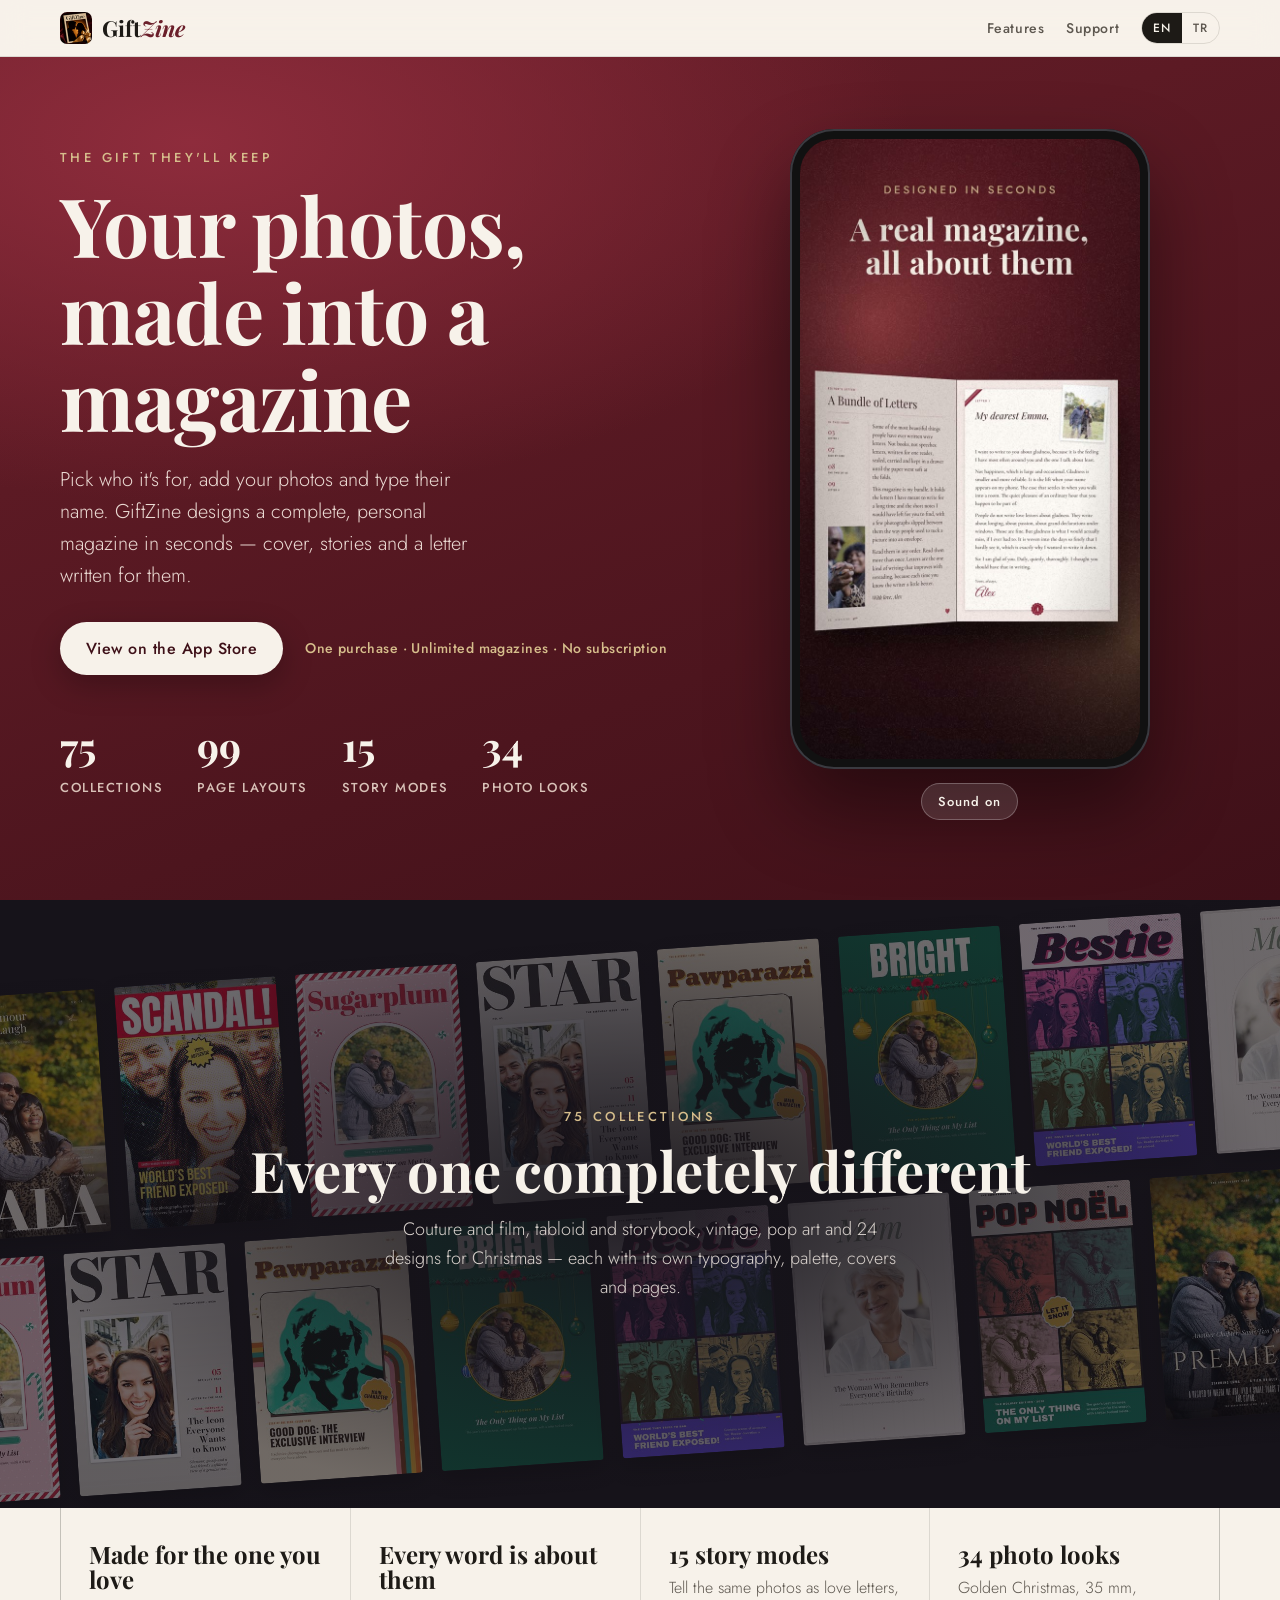
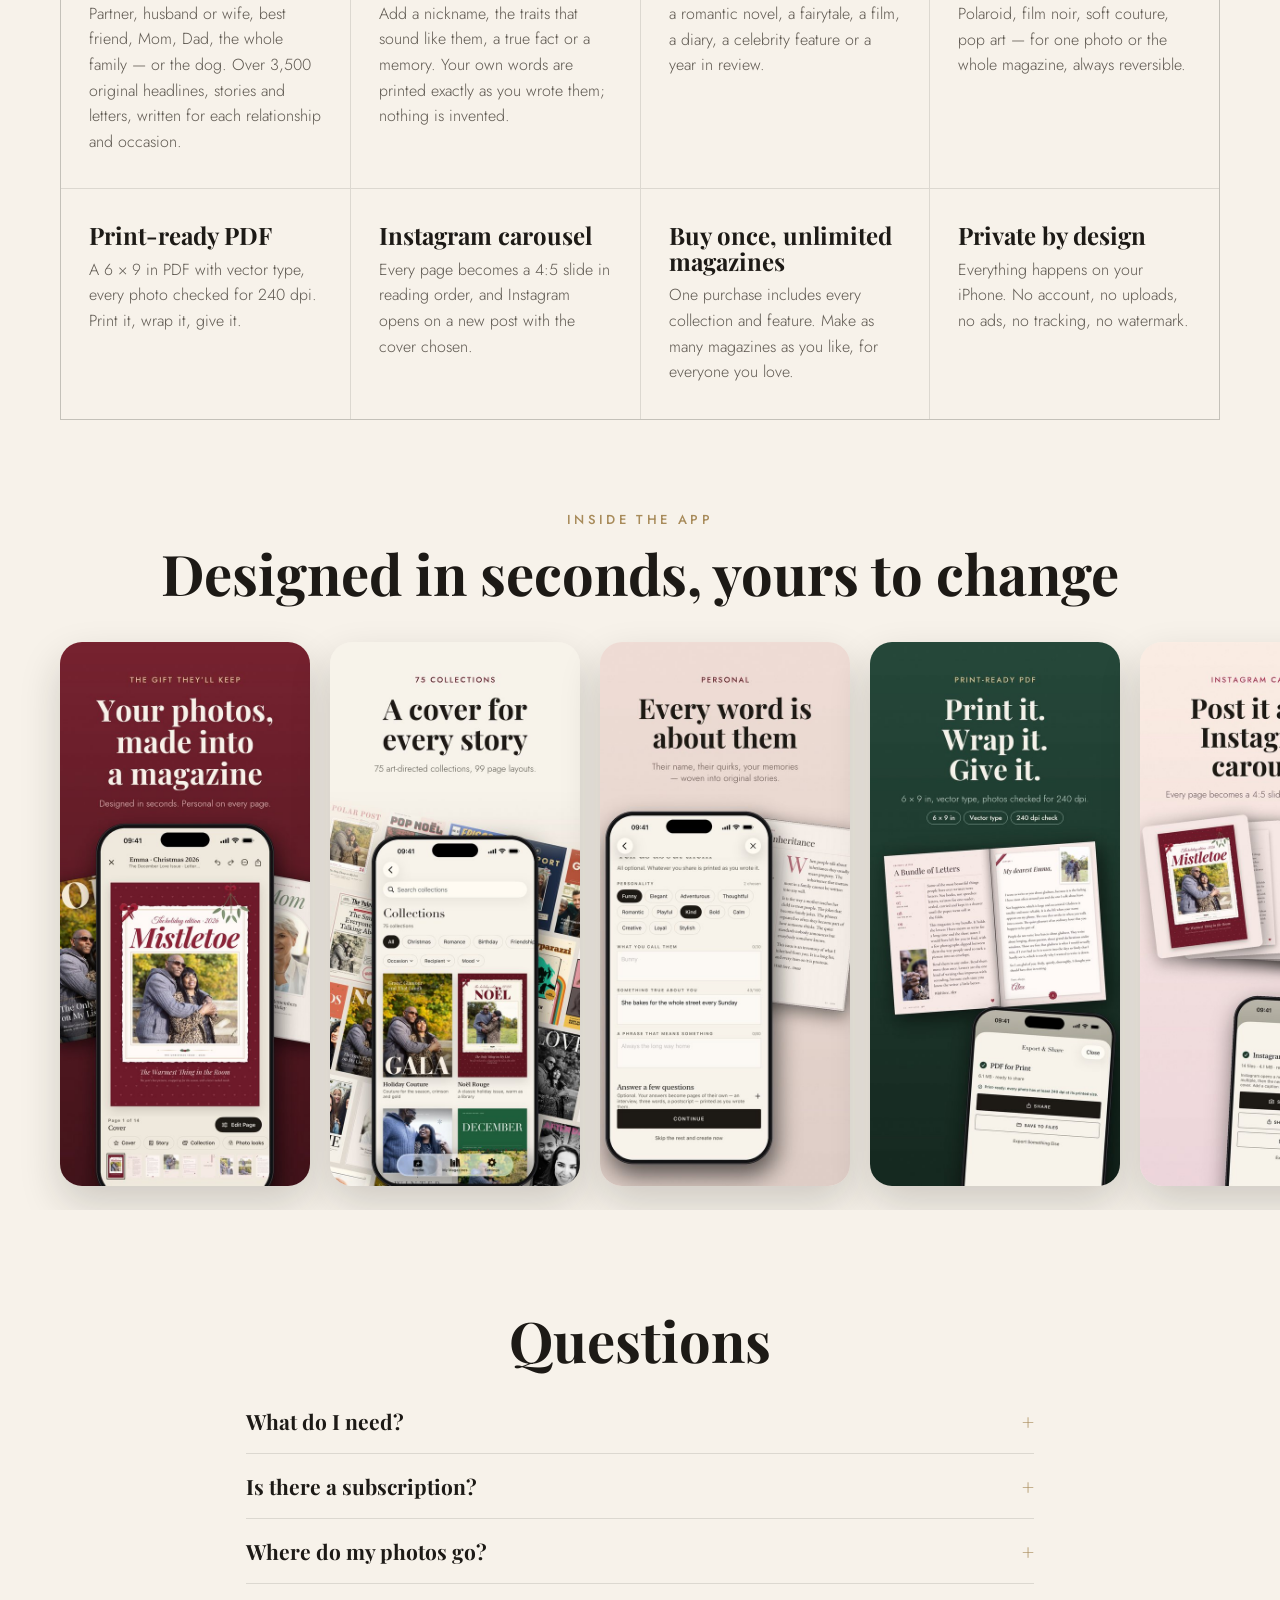
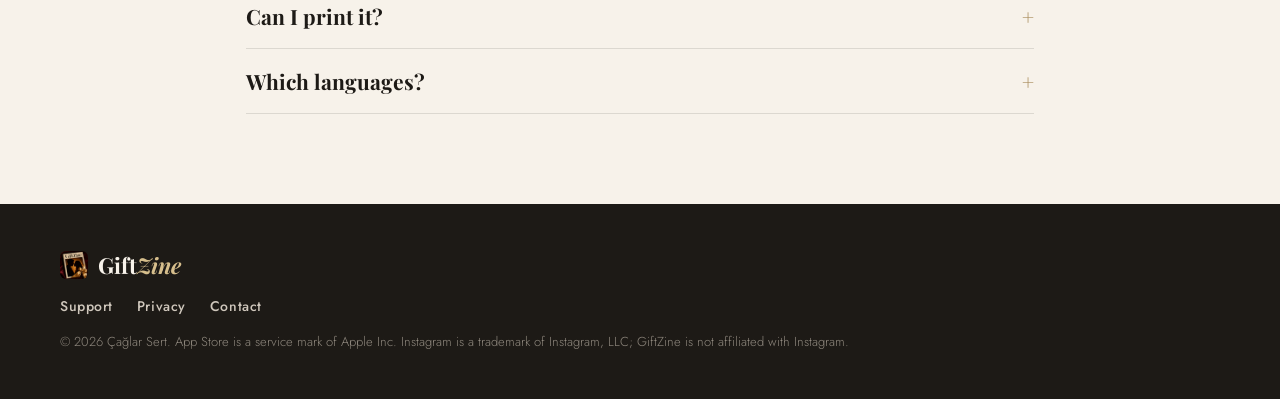
<file: index.html>
<!doctype html>
<html lang="en">
<head>
<meta charset="utf-8">
<meta name="viewport" content="width=device-width, initial-scale=1, viewport-fit=cover">
<title>GiftZine — Photo Magazine Maker for iPhone</title>
<meta name="description" content="Turn your photos into a personalized magazine — the gift they'll keep. 75 collections, 15 story modes, 34 photo looks, print-ready PDF and Instagram carousel. For iPhone.">
<meta name="theme-color" content="#6B1F2A">
<meta property="og:title" content="GiftZine — Your photos, made into a magazine">
<meta property="og:description" content="A personalized magazine from your photos, designed in seconds. The gift they'll keep.">
<meta property="og:image" content="media/poster-en.jpg">
<meta name="apple-itunes-app" content="app-id=6828014390">
<link rel="icon" href="media/icon-64.png">
<link rel="apple-touch-icon" href="media/icon-180.png">
<link rel="stylesheet" href="site.css">
</head>
<body>
<header class="bar">
  <a class="brand" href="./"><img src="media/icon-64.png" alt="" width="32" height="32"><span>Gift<i>Zine</i></span></a>
  <nav>
    <a href="#features" data-t="nav_features">Features</a>
    <a href="support.html" data-t="nav_support">Support</a>
    <div class="lang" role="group" aria-label="Language">
      <button data-lang="en">EN</button><button data-lang="tr">TR</button>
    </div>
  </nav>
</header>

<section class="hero">
  <div class="hero-copy">
    <p class="kicker" data-t="hero_kicker">The gift they'll keep</p>
    <h1 data-t="hero_title">Your photos,<br>made into a magazine</h1>
    <p class="lede" data-t="hero_lede">Pick who it's for, add your photos and type their name. GiftZine designs a complete, personal magazine in seconds — cover, stories and a letter written for them.</p>
    <div class="cta">
      <a class="btn" href="https://apps.apple.com/app/id6828014390" data-t="cta_store">View on the App Store</a>
      <span class="price" data-t="cta_price">One purchase · Unlimited magazines · No subscription</span>
    </div>
    <ul class="stats">
      <li><b>75</b><span data-t="stat_collections">collections</span></li>
      <li><b>99</b><span data-t="stat_layouts">page layouts</span></li>
      <li><b>15</b><span data-t="stat_modes">story modes</span></li>
      <li><b>34</b><span data-t="stat_looks">photo looks</span></li>
    </ul>
  </div>
  <div class="hero-film">
    <div class="phone">
      <video id="promo" autoplay muted loop playsinline preload="metadata" poster="media/poster-en.jpg">
        <source src="media/promo-en.mp4" type="video/mp4">
      </video>
    </div>
    <button class="sound" id="sound" data-t="sound_on">Sound on</button>
  </div>
</section>

<section class="wall" aria-label="Collections">
  <div class="wall-track" id="wall"></div>
  <div class="wall-caption">
    <p class="kicker" data-t="wall_kicker">75 collections</p>
    <h2 data-t="wall_title">Every one completely different</h2>
    <p data-t="wall_text">Couture and film, tabloid and storybook, vintage, pop art and 24 designs for Christmas — each with its own typography, palette, covers and pages.</p>
  </div>
</section>

<section id="features" class="features">
  <article><h3 data-t="f1_t">Made for the one you love</h3><p data-t="f1_p">Partner, husband or wife, best friend, Mom, Dad, the whole family — or the dog. Over 3,500 original headlines, stories and letters, written for each relationship and occasion.</p></article>
  <article><h3 data-t="f2_t">Every word is about them</h3><p data-t="f2_p">Add a nickname, the traits that sound like them, a true fact or a memory. Your own words are printed exactly as you wrote them; nothing is invented.</p></article>
  <article><h3 data-t="f3_t">15 story modes</h3><p data-t="f3_p">Tell the same photos as love letters, a romantic novel, a fairytale, a film, a diary, a celebrity feature or a year in review.</p></article>
  <article><h3 data-t="f4_t">34 photo looks</h3><p data-t="f4_p">Golden Christmas, 35 mm, Polaroid, film noir, soft couture, pop art — for one photo or the whole magazine, always reversible.</p></article>
  <article><h3 data-t="f5_t">Print-ready PDF</h3><p data-t="f5_p">A 6 × 9 in PDF with vector type, every photo checked for 240 dpi. Print it, wrap it, give it.</p></article>
  <article><h3 data-t="f6_t">Instagram carousel</h3><p data-t="f6_p">Every page becomes a 4:5 slide in reading order, and Instagram opens on a new post with the cover chosen.</p></article>
  <article><h3 data-t="f7_t">Buy once, unlimited magazines</h3><p data-t="f7_p">One purchase includes every collection and feature. Make as many magazines as you like, for everyone you love.</p></article>
  <article><h3 data-t="f8_t">Private by design</h3><p data-t="f8_p">Everything happens on your iPhone. No account, no uploads, no ads, no tracking, no watermark.</p></article>
</section>

<section class="shots" aria-label="Screenshots">
  <p class="kicker" data-t="shots_kicker">Inside the app</p>
  <h2 data-t="shots_title">Designed in seconds, yours to change</h2>
  <div class="shot-row" id="shots"></div>
</section>

<section class="faq">
  <h2 data-t="faq_title">Questions</h2>
  <details><summary data-t="q1">What do I need?</summary><p data-t="a1">An iPhone with iOS 17 or later and 5 to 20 photos. Magazines are 8 to 20 pages.</p></details>
  <details><summary data-t="q2">Is there a subscription?</summary><p data-t="a2">No. GiftZine is a single purchase with every collection and feature included, and you can make unlimited magazines.</p></details>
  <details><summary data-t="q3">Where do my photos go?</summary><p data-t="a3">Nowhere. Photos are analyzed and stored on your iPhone and never uploaded. Nothing leaves the device unless you export it.</p></details>
  <details><summary data-t="q4">Can I print it?</summary><p data-t="a4">Yes. Export a print-ready 6 × 9 in PDF and print it at home or with any print shop.</p></details>
  <details><summary data-t="q5">Which languages?</summary><p data-t="a5">The app and every magazine are available in English and Turkish.</p></details>
</section>

<footer class="foot">
  <div class="brand"><img src="media/icon-64.png" alt="" width="28" height="28"><span>Gift<i>Zine</i></span></div>
  <nav><a href="support.html" data-t="nav_support">Support</a><a href="privacy.html" data-t="nav_privacy">Privacy</a><a href="mailto:caglar.sert1@gmail.com" data-t="nav_contact">Contact</a></nav>
  <p class="fine">© 2026 Çağlar Sert. <span data-t="fine">App Store is a service mark of Apple Inc. Instagram is a trademark of Instagram, LLC; GiftZine is not affiliated with Instagram.</span></p>
</footer>

<script src="i18n.js"></script>
<script>
  const COVERS = ["holidayCouture","funnyTabloid","christmasCandy","coverStar","petSuperstar","merryAndBright","bestieMagazine","dearMom",
    "holidayPop","cinematicRomance","loveEdit","retroBirthday","midnightChristmas","birthdayCelebrity","popBirthday","snowGlobe",
    "gingerbreadHouse","victorianChristmas","christmasTimes","decemberLoveIssue","nordicChristmas","christmasSuperstars","heritageStories","atelierRose"];
  function render(lang) {
    const wall = document.getElementById("wall");
    const row = COVERS.concat(COVERS).map(t => `<img loading="lazy" src="media/covers-${lang}/${t}.jpg" alt="" width="150" height="225">`).join("");
    wall.innerHTML = `<div class="wall-row">${row}</div><div class="wall-row rev">${row}</div>`;
    document.getElementById("shots").innerHTML = Array.from({length: 10}, (_, i) =>
      `<img loading="lazy" src="media/shot-${lang}-${String(i + 1).padStart(2, "0")}.jpg" alt="" width="270" height="587">`).join("");
    const v = document.getElementById("promo");
    v.poster = `media/poster-${lang}.jpg`;
    v.querySelector("source").src = `media/promo-${lang}.mp4`;
    v.load(); v.play().catch(() => {});
  }
  GZ.init(render);
  document.getElementById("sound").addEventListener("click", e => {
    const v = document.getElementById("promo"); v.muted = !v.muted;
    e.target.textContent = GZ.t(v.muted ? "sound_on" : "sound_off");
    if (!v.muted) { v.currentTime = 0; v.play(); }
  });
</script>
</body>
</html>
</file>
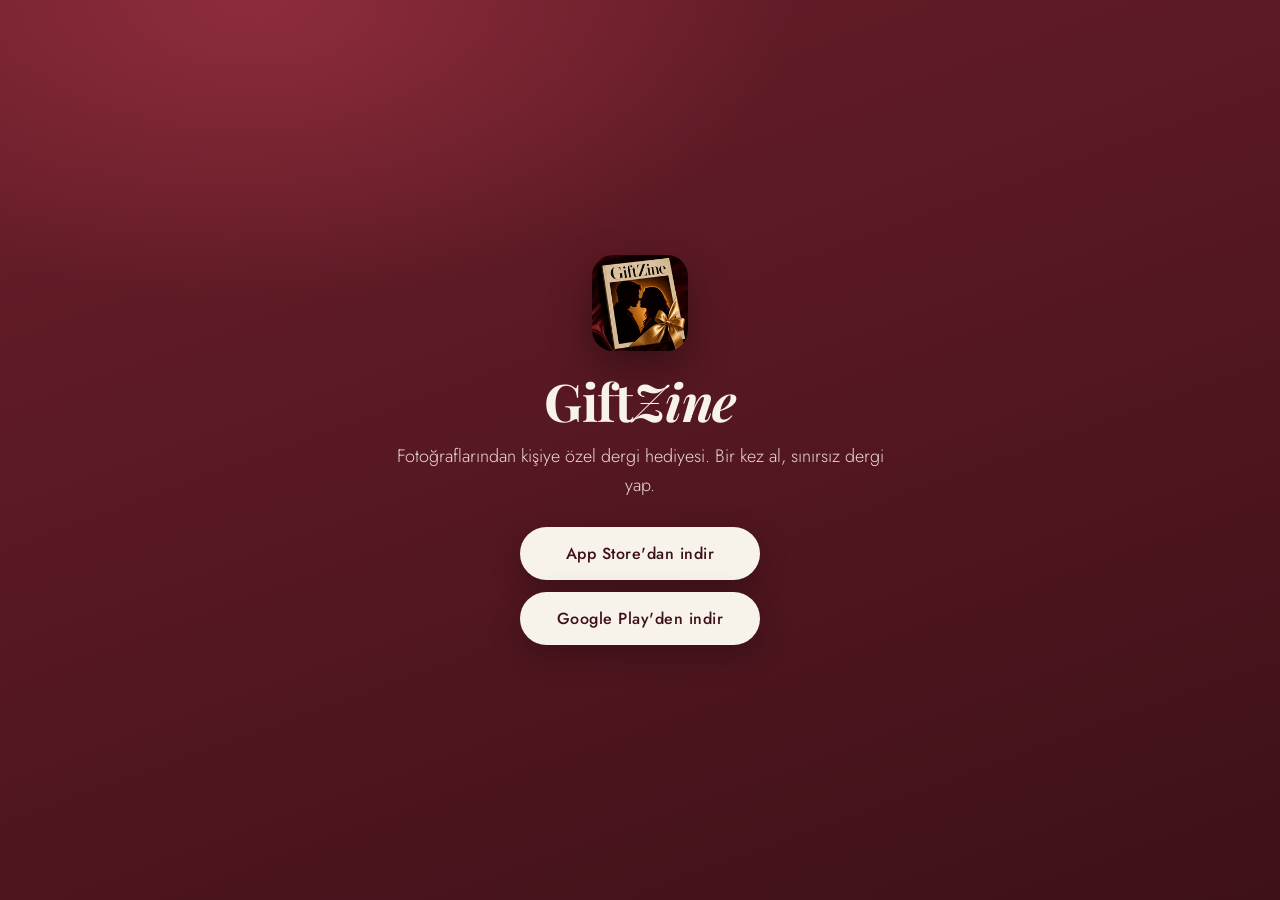
<file: indir.html>
<!doctype html>
<html lang="tr">
<head>
<meta charset="utf-8">
<meta name="viewport" content="width=device-width, initial-scale=1, viewport-fit=cover">
<title>GiftZine'i indir</title>
<meta name="description" content="GiftZine: fotoğraflarından kişiye özel dergi hediyesi. App Store ve Google Play'de.">
<meta name="theme-color" content="#6B1F2A">
<meta name="robots" content="noindex">
<meta property="og:title" content="GiftZine — fotoğraflarından kişiye özel dergi">
<meta property="og:image" content="media/poster-tr.jpg">
<link rel="icon" href="media/icon-64.png">
<link rel="stylesheet" href="site.css">
<style>
  /* One link for ads and the Instagram profile: iPhone and iPad go to the App Store, Android to Google Play,
     anything else sees both buttons. */
  body { min-height: 100vh; display: grid; place-items: center; text-align: center; color: var(--ivory);
    background: radial-gradient(900px 500px at 20% 0%, #8E2C3C 0%, transparent 60%), linear-gradient(160deg, var(--burg) 0%, var(--burg-d) 100%); }
  main { padding: 40px 16px; max-width: 520px; }
  main img { margin: 0 auto 22px; border-radius: 22%; box-shadow: 0 16px 40px rgba(0, 0, 0, .35); }
  h1 { font-size: clamp(36px, 9vw, 52px); }
  p { color: #EBDAD3; margin: 14px 0 28px; }
  .stores { display: flex; flex-direction: column; gap: 12px; align-items: center; }
  .stores .btn { min-width: 240px; }
</style>
<script>
  (function () {
    var ua = navigator.userAgent || "";
    var ios = /iPhone|iPad|iPod/.test(ua) || (/Macintosh/.test(ua) && navigator.maxTouchPoints > 1);
    var play = "https://play.google.com/store/apps/details?id=com.giftzine.app&referrer=utm_source%3Dinstagram%26utm_medium%3Dpaid%26utm_campaign%3Dreels_tr_az";
    if (ios) {
      location.replace("https://apps.apple.com/app/id6828014390");
    } else if (/Android/.test(ua)) {
      // In-app browsers (Instagram, Facebook) hand market:// links to the Play Store app; the web page is the fallback.
      location.href = "market://details?id=com.giftzine.app&referrer=utm_source%3Dinstagram%26utm_medium%3Dpaid%26utm_campaign%3Dreels_tr_az";
      setTimeout(function () { location.replace(play); }, 1500);
    }
  })();
</script>
</head>
<body>
<main>
  <img src="media/icon-180.png" alt="" width="96" height="96">
  <h1>Gift<i>Zine</i></h1>
  <p>Fotoğraflarından kişiye özel dergi hediyesi. Bir kez al, sınırsız dergi yap.</p>
  <div class="stores">
    <a class="btn" href="https://apps.apple.com/app/id6828014390">App Store'dan indir</a>
    <a class="btn" href="https://play.google.com/store/apps/details?id=com.giftzine.app&amp;referrer=utm_source%3Dinstagram%26utm_medium%3Dpaid%26utm_campaign%3Dreels_tr_az">Google Play'den indir</a>
  </div>
</main>
</body>
</html>
</file>
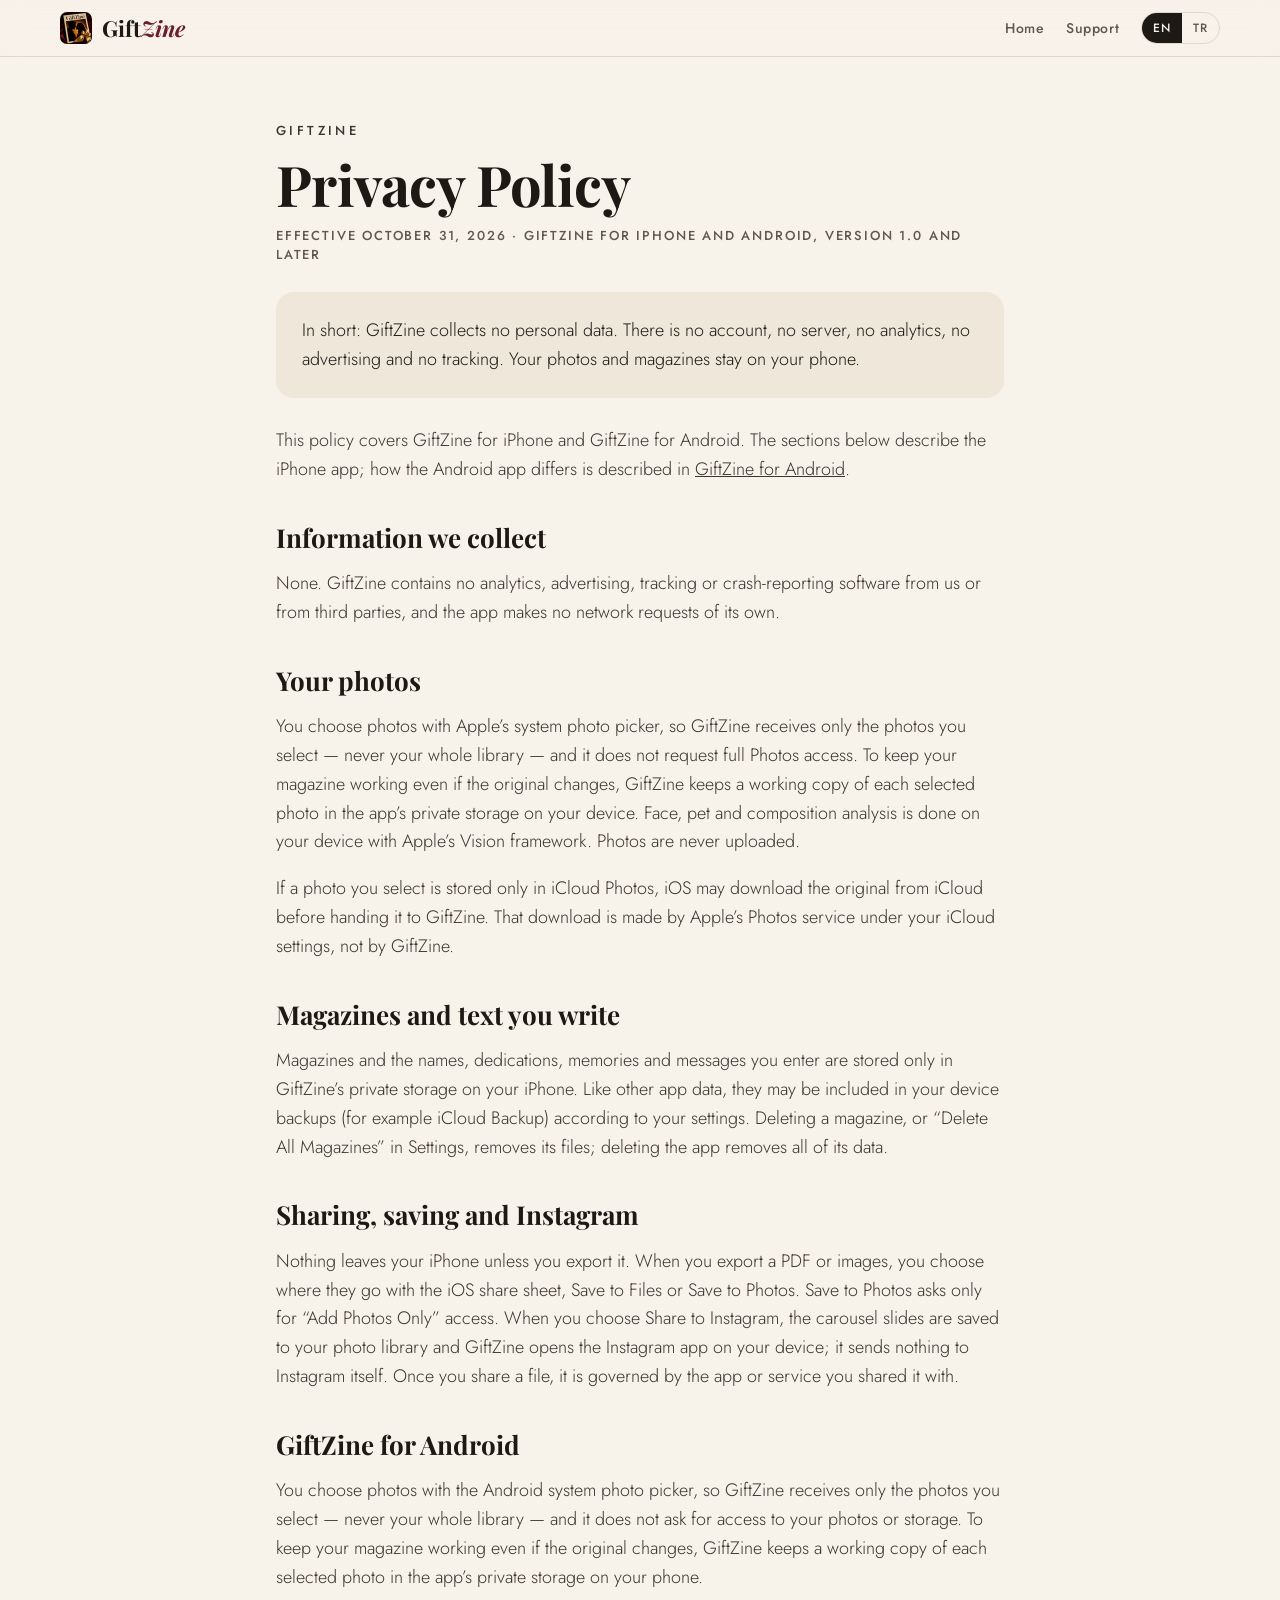
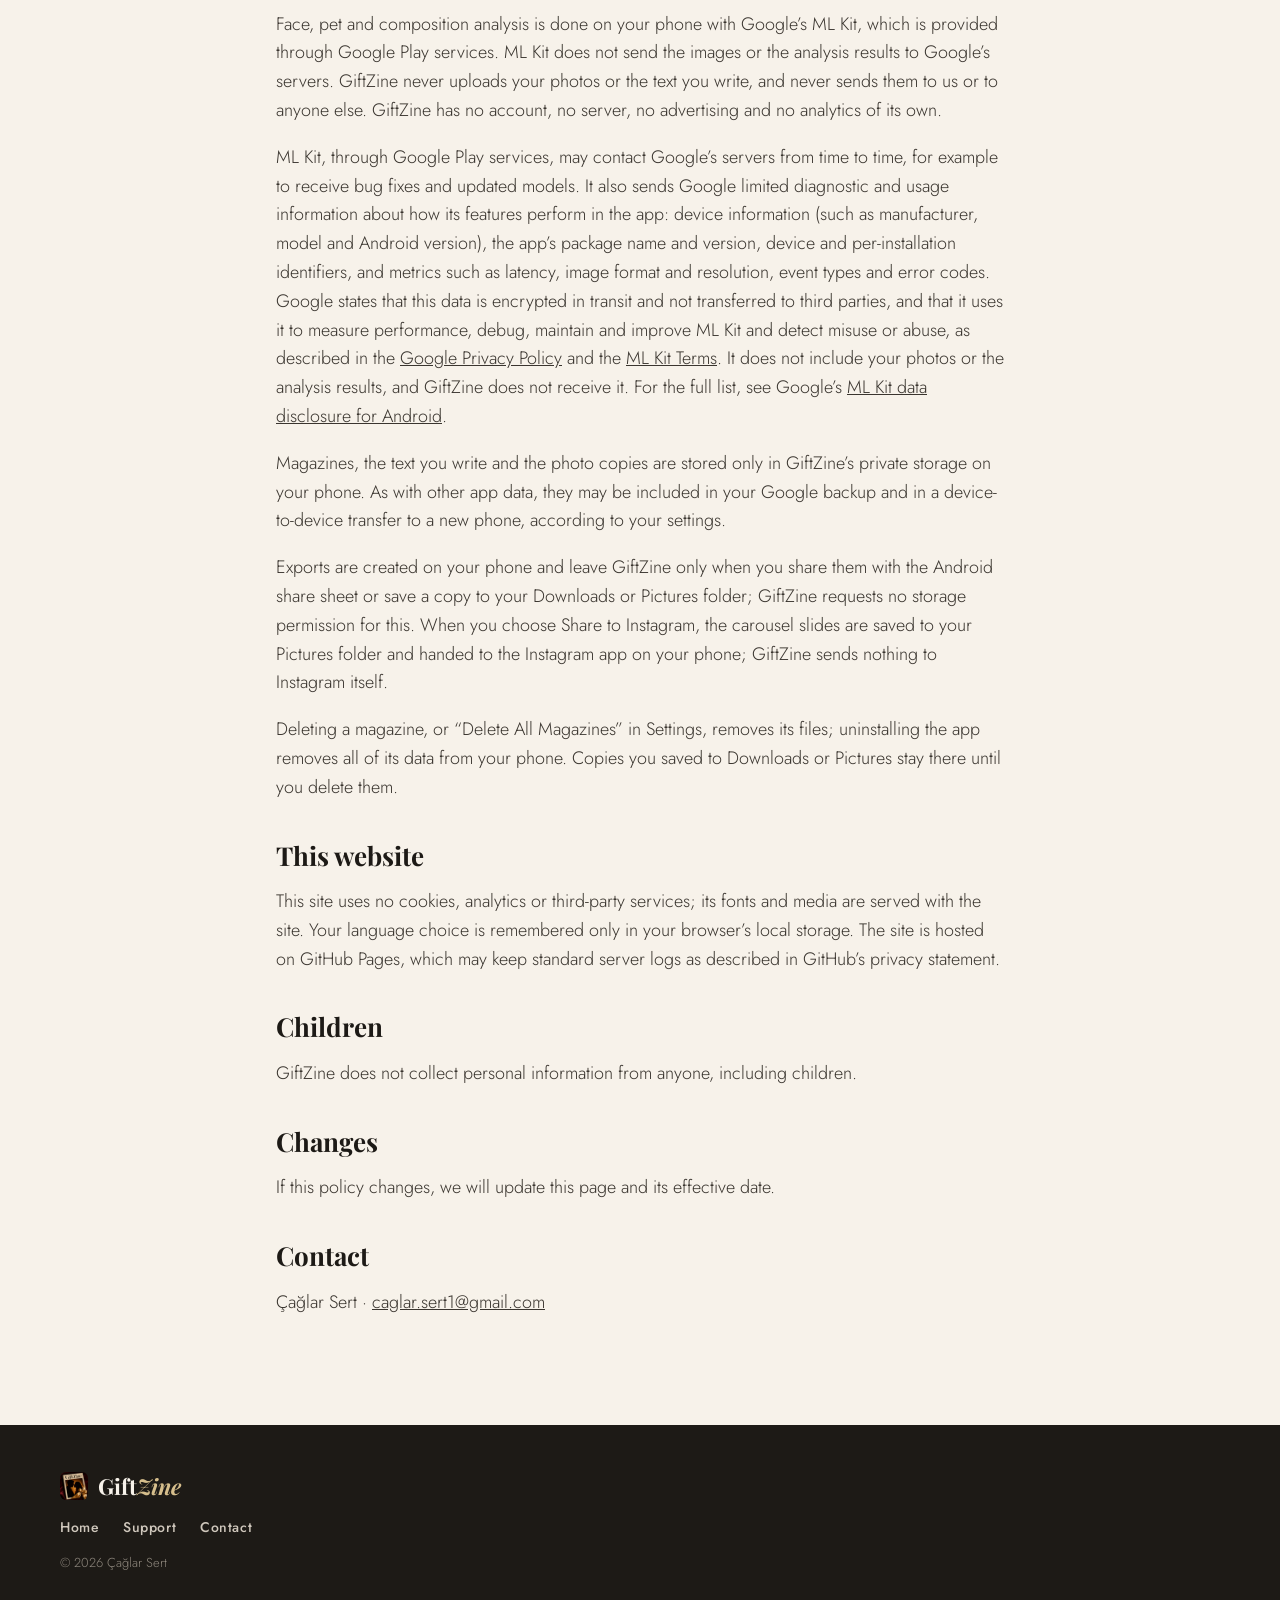
<file: privacy.html>
<!doctype html>
<html lang="en">
<head>
<meta charset="utf-8">
<meta name="viewport" content="width=device-width, initial-scale=1, viewport-fit=cover">
<title>GiftZine Privacy Policy</title>
<meta name="title-en" content="GiftZine Privacy Policy">
<meta name="title-tr" content="GiftZine Gizlilik Politikası">
<meta name="description" content="GiftZine collects no personal data. Everything happens on your phone.">
<link rel="icon" href="media/icon-64.png">
<link rel="apple-touch-icon" href="media/icon-180.png">
<link rel="stylesheet" href="site.css">
</head>
<body>
<header class="bar">
  <a class="brand" href="./"><img src="media/icon-64.png" alt="" width="32" height="32"><span>Gift<i>Zine</i></span></a>
  <nav>
    <a href="./" data-t="nav_home">Home</a>
    <a href="support.html" data-t="nav_support">Support</a>
    <div class="lang" role="group" aria-label="Language"><button data-lang="en">EN</button><button data-lang="tr">TR</button></div>
  </nav>
</header>

<main class="doc">
  <section data-lang-block="en" lang="en">
    <p class="kicker">GiftZine</p>
    <h1>Privacy Policy</h1>
    <p class="meta">Effective October 31, 2026 · GiftZine for iPhone and Android, version 1.0 and later</p>
    <div class="card">In short: GiftZine collects no personal data. There is no account, no server, no analytics, no advertising and no tracking. Your photos and magazines stay on your phone.</div>
    <p>This policy covers GiftZine for iPhone and GiftZine for Android. The sections below describe the iPhone app; how the Android app differs is described in <a href="#android-en">GiftZine for Android</a>.</p>

    <h2>Information we collect</h2>
    <p>None. GiftZine contains no analytics, advertising, tracking or crash-reporting software from us or from third parties, and the app makes no network requests of its own.</p>
    <h2>Your photos</h2>
    <p>You choose photos with Apple’s system photo picker, so GiftZine receives only the photos you select — never your whole library — and it does not request full Photos access. To keep your magazine working even if the original changes, GiftZine keeps a working copy of each selected photo in the app’s private storage on your device. Face, pet and composition analysis is done on your device with Apple’s Vision framework. Photos are never uploaded.</p>
    <p>If a photo you select is stored only in iCloud Photos, iOS may download the original from iCloud before handing it to GiftZine. That download is made by Apple’s Photos service under your iCloud settings, not by GiftZine.</p>
    <h2>Magazines and text you write</h2>
    <p>Magazines and the names, dedications, memories and messages you enter are stored only in GiftZine’s private storage on your iPhone. Like other app data, they may be included in your device backups (for example iCloud Backup) according to your settings. Deleting a magazine, or “Delete All Magazines” in Settings, removes its files; deleting the app removes all of its data.</p>
    <h2>Sharing, saving and Instagram</h2>
    <p>Nothing leaves your iPhone unless you export it. When you export a PDF or images, you choose where they go with the iOS share sheet, Save to Files or Save to Photos. Save to Photos asks only for “Add Photos Only” access. When you choose Share to Instagram, the carousel slides are saved to your photo library and GiftZine opens the Instagram app on your device; it sends nothing to Instagram itself. Once you share a file, it is governed by the app or service you shared it with.</p>
    <h2 id="android-en">GiftZine for Android</h2>
    <p>You choose photos with the Android system photo picker, so GiftZine receives only the photos you select — never your whole library — and it does not ask for access to your photos or storage. To keep your magazine working even if the original changes, GiftZine keeps a working copy of each selected photo in the app’s private storage on your phone.</p>
    <p>Face, pet and composition analysis is done on your phone with Google’s ML Kit, which is provided through Google Play services. ML Kit does not send the images or the analysis results to Google’s servers. GiftZine never uploads your photos or the text you write, and never sends them to us or to anyone else. GiftZine has no account, no server, no advertising and no analytics of its own.</p>
    <p>ML Kit, through Google Play services, may contact Google’s servers from time to time, for example to receive bug fixes and updated models. It also sends Google limited diagnostic and usage information about how its features perform in the app: device information (such as manufacturer, model and Android version), the app’s package name and version, device and per-installation identifiers, and metrics such as latency, image format and resolution, event types and error codes. Google states that this data is encrypted in transit and not transferred to third parties, and that it uses it to measure performance, debug, maintain and improve ML Kit and detect misuse or abuse, as described in the <a href="https://policies.google.com/privacy">Google Privacy Policy</a> and the <a href="https://developers.google.com/ml-kit/terms">ML Kit Terms</a>. It does not include your photos or the analysis results, and GiftZine does not receive it. For the full list, see Google’s <a href="https://developers.google.com/ml-kit/android-data-disclosure">ML Kit data disclosure for Android</a>.</p>
    <p>Magazines, the text you write and the photo copies are stored only in GiftZine’s private storage on your phone. As with other app data, they may be included in your Google backup and in a device-to-device transfer to a new phone, according to your settings.</p>
    <p>Exports are created on your phone and leave GiftZine only when you share them with the Android share sheet or save a copy to your Downloads or Pictures folder; GiftZine requests no storage permission for this. When you choose Share to Instagram, the carousel slides are saved to your Pictures folder and handed to the Instagram app on your phone; GiftZine sends nothing to Instagram itself.</p>
    <p>Deleting a magazine, or “Delete All Magazines” in Settings, removes its files; uninstalling the app removes all of its data from your phone. Copies you saved to Downloads or Pictures stay there until you delete them.</p>
    <h2>This website</h2>
    <p>This site uses no cookies, analytics or third-party services; its fonts and media are served with the site. Your language choice is remembered only in your browser’s local storage. The site is hosted on GitHub Pages, which may keep standard server logs as described in GitHub’s privacy statement.</p>
    <h2>Children</h2>
    <p>GiftZine does not collect personal information from anyone, including children.</p>
    <h2>Changes</h2>
    <p>If this policy changes, we will update this page and its effective date.</p>
    <h2>Contact</h2>
    <p>Çağlar Sert · <a href="mailto:caglar.sert1@gmail.com">caglar.sert1@gmail.com</a></p>
  </section>

  <section data-lang-block="tr" lang="tr" hidden>
    <p class="kicker">GiftZine</p>
    <h1>Gizlilik Politikası</h1>
    <p class="meta">Yürürlük tarihi 31 Ekim 2026 · iPhone ve Android için GiftZine 1.0 ve sonraki sürümler</p>
    <div class="card">Kısaca: GiftZine hiçbir kişisel veri toplamaz. Hesap, sunucu, analiz, reklam ve takip yoktur. Fotoğrafların ve dergilerin telefonunda kalır.</div>
    <p>Bu politika iPhone için GiftZine’i ve Android için GiftZine’i kapsar. Aşağıdaki bölümler iPhone uygulamasını anlatır; Android uygulamasının farkları <a href="#android-tr">Android için GiftZine</a> bölümünde açıklanır.</p>

    <h2>Topladığımız bilgiler</h2>
    <p>Hiçbiri. GiftZine bizden ya da üçüncü taraflardan analiz, reklam, takip veya çökme raporlama yazılımı içermez; uygulamanın kendisi hiçbir ağ isteği yapmaz.</p>
    <h2>Fotoğrafların</h2>
    <p>Fotoğrafları Apple’ın sistem fotoğraf seçicisiyle seçersin; GiftZine yalnızca seçtiğin fotoğrafları alır, tüm arşivini asla görmez ve tam Fotoğraflar erişimi istemez. Orijinal değişse bile dergin çalışsın diye GiftZine seçtiğin her fotoğrafın bir çalışma kopyasını cihazındaki özel uygulama alanında saklar. Yüz, evcil hayvan ve kompozisyon analizi Apple’ın Vision çerçevesiyle cihazında yapılır. Fotoğraflar asla yüklenmez.</p>
    <p>Seçtiğin bir fotoğraf yalnızca iCloud Fotoğrafları’nda saklanıyorsa, iOS fotoğrafı GiftZine’e vermeden önce orijinali iCloud’dan indirebilir. Bu indirme GiftZine tarafından değil, iCloud ayarların doğrultusunda Apple’ın Fotoğraflar hizmeti tarafından yapılır.</p>
    <h2>Dergiler ve yazdığın metinler</h2>
    <p>Dergiler ve girdiğin adlar, ithaflar, anılar ve mesajlar yalnızca iPhone’undaki GiftZine özel alanında saklanır. Diğer uygulama verileri gibi, ayarlarına göre cihaz yedeklerine (örneğin iCloud Yedekleme) dahil edilebilir. Bir dergiyi silmek ya da Ayarlar’daki “Tüm Dergileri Sil” dosyalarını kaldırır; uygulamayı silmek tüm verilerini kaldırır.</p>
    <h2>Paylaşma, kaydetme ve Instagram</h2>
    <p>Dışa aktarmadıkça hiçbir şey iPhone’undan çıkmaz. Bir PDF ya da görseli dışa aktardığında nereye gideceğini iOS paylaşım menüsü, Dosyalar’a Kaydet ya da Fotoğraflar’a Kaydet ile sen seçersin. Fotoğraflar’a kaydetme yalnızca “Sadece Fotoğraf Ekle” izni ister. Instagram’da Paylaş’ı seçtiğinde karusel slaytları fotoğraf arşivine kaydedilir ve GiftZine cihazındaki Instagram uygulamasını açar; Instagram’a kendisi hiçbir şey göndermez. Paylaştığın dosya, paylaştığın uygulama ya da hizmetin kurallarına tabidir.</p>
    <h2 id="android-tr">Android için GiftZine</h2>
    <p>Fotoğrafları Android’in sistem fotoğraf seçicisiyle seçersin; GiftZine yalnızca seçtiğin fotoğrafları alır, tüm arşivini asla görmez ve fotoğraflarına ya da depolama alanına erişim izni istemez. Orijinal değişse bile dergin çalışsın diye GiftZine seçtiğin her fotoğrafın bir çalışma kopyasını telefonundaki özel uygulama alanında saklar.</p>
    <p>Yüz, evcil hayvan ve kompozisyon analizi, Google Play hizmetleri üzerinden sunulan Google ML Kit ile telefonunda yapılır. ML Kit görselleri ve analiz sonuçlarını Google sunucularına göndermez. GiftZine fotoğraflarını ve yazdığın metinleri asla yüklemez; ne bize ne de başka birine gönderir. GiftZine’in hesabı, sunucusu, reklamı ve kendine ait bir analiz aracı yoktur.</p>
    <p>ML Kit, Google Play hizmetleri aracılığıyla, örneğin hata düzeltmeleri ve güncel modeller almak için zaman zaman Google sunucularına bağlanabilir. Ayrıca özelliklerinin uygulamada nasıl çalıştığına dair sınırlı tanılama ve kullanım bilgilerini Google’a gönderir: cihaz bilgileri (üretici, model ve Android sürümü gibi), uygulamanın paket adı ve sürümü, cihaza ve kuruluma özgü tanımlayıcılar, ayrıca gecikme süresi, görsel biçimi ve çözünürlüğü, olay türleri ve hata kodları gibi ölçümler. Google’ın açıklamasına göre bu veriler aktarım sırasında şifrelenir ve üçüncü taraflara aktarılmaz; Google bunları <a href="https://policies.google.com/privacy">Google Gizlilik Politikası</a> ve <a href="https://developers.google.com/ml-kit/terms">ML Kit Şartları</a> kapsamında, ML Kit’in performansını ölçmek, hataları ayıklamak, bakımını yapmak, onu geliştirmek ve kötüye kullanımı tespit etmek için kullanır. Bu veriler fotoğraflarını ya da analiz sonuçlarını içermez ve GiftZine’e ulaşmaz. Tam liste için Google’ın <a href="https://developers.google.com/ml-kit/android-data-disclosure">Android için ML Kit veri açıklamasına</a> bakabilirsin.</p>
    <p>Dergiler, yazdığın metinler ve fotoğraf kopyaları yalnızca telefonundaki GiftZine özel alanında saklanır. Diğer uygulama verileri gibi, ayarlarına göre Google yedeğine ve yeni bir telefona cihazdan cihaza aktarıma dahil edilebilir.</p>
    <p>Dışa aktarılan dosyalar telefonunda oluşturulur ve yalnızca onları Android paylaşım menüsüyle paylaştığında ya da bir kopyasını İndirilenler veya Resimler klasörüne kaydettiğinde GiftZine’den çıkar; GiftZine bunun için depolama izni istemez. Instagram’da Paylaş’ı seçtiğinde karusel slaytları Resimler klasörüne kaydedilir ve telefonundaki Instagram uygulamasına verilir; GiftZine Instagram’a kendisi hiçbir şey göndermez.</p>
    <p>Bir dergiyi silmek ya da Ayarlar’daki “Tüm Dergileri Sil” dosyalarını kaldırır; uygulamayı kaldırmak tüm verilerini telefonundan siler. İndirilenler ya da Resimler klasörüne kaydettiğin kopyalar, sen silene kadar orada kalır.</p>
    <h2>Bu web sitesi</h2>
    <p>Bu site çerez, analiz ya da üçüncü taraf hizmeti kullanmaz; yazı tipleri ve görseller siteyle birlikte sunulur. Dil seçimin yalnızca tarayıcının yerel depolamasında hatırlanır. Site GitHub Pages’te barındırılır; GitHub, kendi gizlilik bildiriminde açıklandığı gibi standart sunucu kayıtları tutabilir.</p>
    <h2>Çocuklar</h2>
    <p>GiftZine çocuklar dahil hiç kimseden kişisel bilgi toplamaz.</p>
    <h2>Değişiklikler</h2>
    <p>Bu politika değişirse bu sayfayı ve yürürlük tarihini güncelleriz.</p>
    <h2>İletişim</h2>
    <p>Çağlar Sert · <a href="mailto:caglar.sert1@gmail.com">caglar.sert1@gmail.com</a></p>
  </section>
</main>

<footer class="foot">
  <div class="brand"><img src="media/icon-64.png" alt="" width="28" height="28"><span>Gift<i>Zine</i></span></div>
  <nav><a href="./" data-t="nav_home">Home</a><a href="support.html" data-t="nav_support">Support</a><a href="mailto:caglar.sert1@gmail.com" data-t="nav_contact">Contact</a></nav>
  <p class="fine">© 2026 Çağlar Sert</p>
</footer>
<script src="i18n.js"></script>
<script>GZ.init();</script>
</body>
</html>
</file>
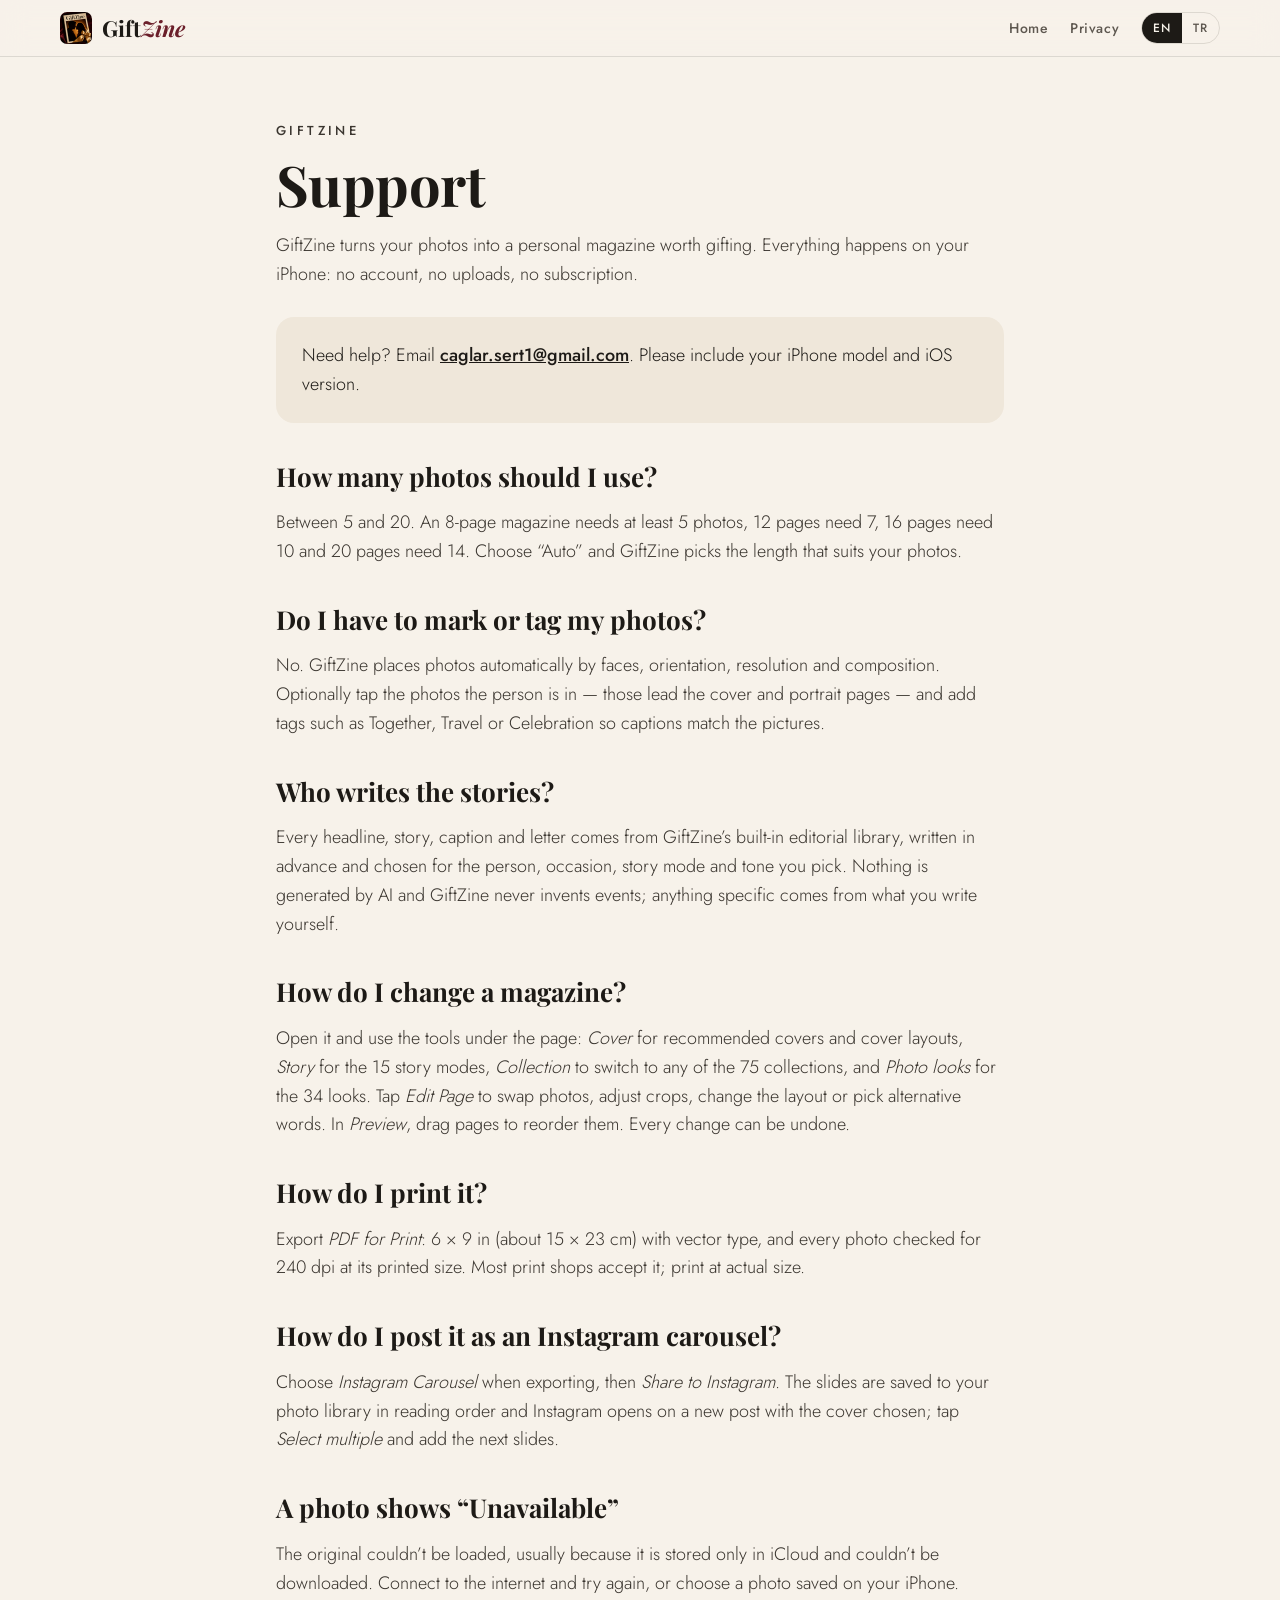
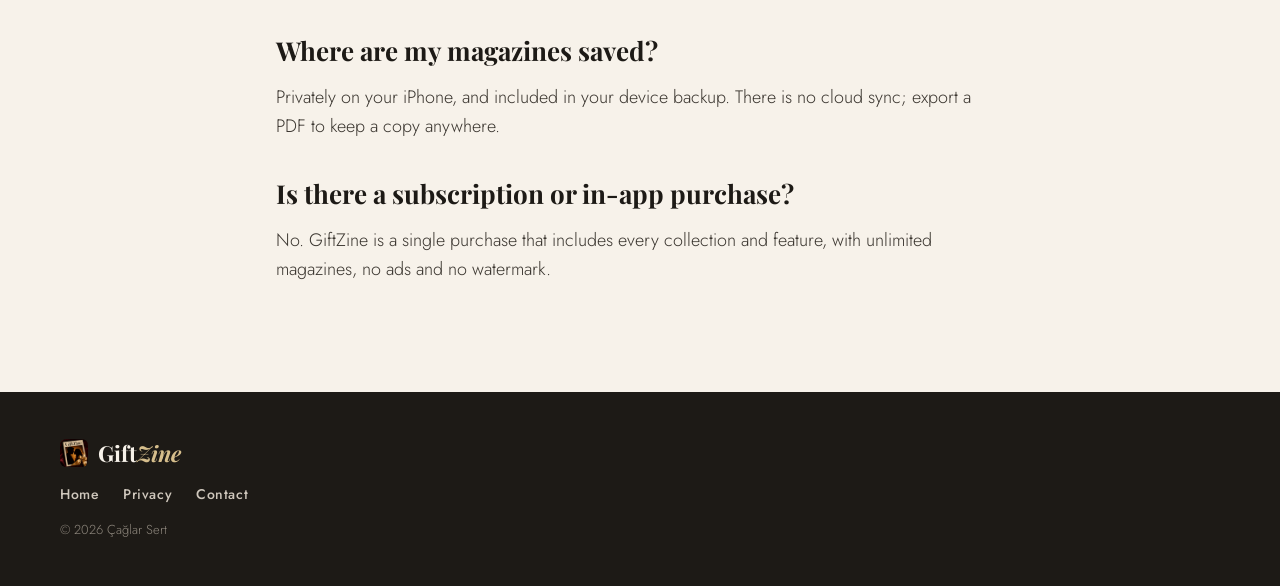
<file: support.html>
<!doctype html>
<html lang="en">
<head>
<meta charset="utf-8">
<meta name="viewport" content="width=device-width, initial-scale=1, viewport-fit=cover">
<title>GiftZine Support</title>
<meta name="title-en" content="GiftZine Support">
<meta name="title-tr" content="GiftZine Destek">
<meta name="description" content="Help with GiftZine, the photo magazine maker for iPhone.">
<link rel="icon" href="media/icon-64.png">
<link rel="apple-touch-icon" href="media/icon-180.png">
<link rel="stylesheet" href="site.css">
</head>
<body>
<header class="bar">
  <a class="brand" href="./"><img src="media/icon-64.png" alt="" width="32" height="32"><span>Gift<i>Zine</i></span></a>
  <nav>
    <a href="./" data-t="nav_home">Home</a>
    <a href="privacy.html" data-t="nav_privacy">Privacy</a>
    <div class="lang" role="group" aria-label="Language"><button data-lang="en">EN</button><button data-lang="tr">TR</button></div>
  </nav>
</header>

<main class="doc">
  <section data-lang-block="en" lang="en">
    <p class="kicker">GiftZine</p>
    <h1>Support</h1>
    <p>GiftZine turns your photos into a personal magazine worth gifting. Everything happens on your iPhone: no account, no uploads, no subscription.</p>
    <div class="card">Need help? Email <a href="mailto:caglar.sert1@gmail.com">caglar.sert1@gmail.com</a>. Please include your iPhone model and iOS version.</div>

    <h2>How many photos should I use?</h2>
    <p>Between 5 and 20. An 8-page magazine needs at least 5 photos, 12 pages need 7, 16 pages need 10 and 20 pages need 14. Choose “Auto” and GiftZine picks the length that suits your photos.</p>
    <h2>Do I have to mark or tag my photos?</h2>
    <p>No. GiftZine places photos automatically by faces, orientation, resolution and composition. Optionally tap the photos the person is in — those lead the cover and portrait pages — and add tags such as Together, Travel or Celebration so captions match the pictures.</p>
    <h2>Who writes the stories?</h2>
    <p>Every headline, story, caption and letter comes from GiftZine’s built-in editorial library, written in advance and chosen for the person, occasion, story mode and tone you pick. Nothing is generated by AI and GiftZine never invents events; anything specific comes from what you write yourself.</p>
    <h2>How do I change a magazine?</h2>
    <p>Open it and use the tools under the page: <em>Cover</em> for recommended covers and cover layouts, <em>Story</em> for the 15 story modes, <em>Collection</em> to switch to any of the 75 collections, and <em>Photo looks</em> for the 34 looks. Tap <em>Edit Page</em> to swap photos, adjust crops, change the layout or pick alternative words. In <em>Preview</em>, drag pages to reorder them. Every change can be undone.</p>
    <h2>How do I print it?</h2>
    <p>Export <em>PDF for Print</em>: 6 × 9 in (about 15 × 23 cm) with vector type, and every photo checked for 240 dpi at its printed size. Most print shops accept it; print at actual size.</p>
    <h2>How do I post it as an Instagram carousel?</h2>
    <p>Choose <em>Instagram Carousel</em> when exporting, then <em>Share to Instagram</em>. The slides are saved to your photo library in reading order and Instagram opens on a new post with the cover chosen; tap <em>Select multiple</em> and add the next slides.</p>
    <h2>A photo shows “Unavailable”</h2>
    <p>The original couldn’t be loaded, usually because it is stored only in iCloud and couldn’t be downloaded. Connect to the internet and try again, or choose a photo saved on your iPhone.</p>
    <h2>Where are my magazines saved?</h2>
    <p>Privately on your iPhone, and included in your device backup. There is no cloud sync; export a PDF to keep a copy anywhere.</p>
    <h2>Is there a subscription or in-app purchase?</h2>
    <p>No. GiftZine is a single purchase that includes every collection and feature, with unlimited magazines, no ads and no watermark.</p>
  </section>

  <section data-lang-block="tr" lang="tr" hidden>
    <p class="kicker">GiftZine</p>
    <h1>Destek</h1>
    <p>GiftZine fotoğraflarını hediye etmeye değer kişisel bir dergiye dönüştürür. Her şey iPhone’unda gerçekleşir: hesap yok, yükleme yok, abonelik yok.</p>
    <div class="card">Yardım mı lazım? <a href="mailto:caglar.sert1@gmail.com">caglar.sert1@gmail.com</a> adresine yaz; lütfen iPhone modelini ve iOS sürümünü ekle.</div>

    <h2>Kaç fotoğraf kullanmalıyım?</h2>
    <p>5 ile 20 arası. 8 sayfalık bir dergi en az 5, 12 sayfa 7, 16 sayfa 10, 20 sayfa 14 fotoğraf ister. “Otomatik”i seçersen GiftZine fotoğraflarına en uygun uzunluğu seçer.</p>
    <h2>Fotoğraflarımı işaretlemem ya da etiketlemem gerekiyor mu?</h2>
    <p>Hayır. GiftZine fotoğrafları yüzlere, yöne, çözünürlüğe ve kompozisyona göre otomatik yerleştirir. İstersen onun olduğu fotoğraflara dokun — bunlar kapakta ve portre sayfalarında öne çıkar — ve altyazılar fotoğraflara uysun diye Birlikte, Seyahat ya da Kutlama gibi etiketler ekle.</p>
    <h2>Hikâyeleri kim yazıyor?</h2>
    <p>Her başlık, hikâye, altyazı ve mektup GiftZine’in önceden yazılmış yerleşik editoryal kütüphanesinden gelir; seçtiğin kişiye, özel güne, hikâye moduna ve üsluba göre seçilir. Yapay zekâ ile hiçbir şey üretilmez ve GiftZine olay uydurmaz; belirli olan her şey senin yazdıklarından gelir.</p>
    <h2>Bir dergiyi nasıl değiştiririm?</h2>
    <p>Dergiyi aç ve sayfanın altındaki araçları kullan: önerilen kapaklar ve kapak düzenleri için <em>Kapak</em>, 15 hikâye modu için <em>Hikâye</em>, 75 koleksiyondan birine geçmek için <em>Koleksiyon</em>, 34 görünüm için <em>Fotoğraf görünümleri</em>. Fotoğrafları değiştirmek, kırpmak, düzeni ya da metinleri değiştirmek için <em>Sayfayı Düzenle</em>’ye dokun. <em>Önizleme</em>’de sayfaları sürükleyerek sıralayabilirsin. Her değişiklik geri alınabilir.</p>
    <h2>Nasıl bastırırım?</h2>
    <p><em>Baskı için PDF</em> olarak dışa aktar: vektörel yazılı 6 × 9 inç (yaklaşık 15 × 23 cm); her fotoğraf basılacağı boyutta 240 dpi için kontrol edilir. Çoğu matbaa kabul eder; gerçek boyutta bastır.</p>
    <h2>Instagram’da karusel olarak nasıl paylaşırım?</h2>
    <p>Dışa aktarırken <em>Instagram Karuseli</em>’ni, ardından <em>Instagram'da Paylaş</em>’ı seç. Slaytlar okuma sırasıyla fotoğraf arşivine kaydedilir ve Instagram kapak seçili yeni bir gönderiyle açılır; <em>Birden fazla seç</em>’e dokunup sonraki slaytları ekle.</p>
    <h2>Bir fotoğraf “Kullanılamıyor” gösteriyor</h2>
    <p>Orijinal yüklenemedi; genellikle yalnızca iCloud’da saklandığı ve indirilemediği için. İnternete bağlanıp tekrar dene ya da iPhone’unda kayıtlı bir fotoğraf seç.</p>
    <h2>Dergilerim nerede saklanıyor?</h2>
    <p>iPhone’unda gizli olarak saklanır ve cihaz yedeğine dahil edilir. Bulut eşzamanlaması yoktur; dilediğin yerde saklamak için PDF olarak dışa aktar.</p>
    <h2>Abonelik ya da uygulama içi satın alma var mı?</h2>
    <p>Hayır. GiftZine tek seferlik bir satın almadır; tüm koleksiyonlar ve özellikler dahildir, sınırsız dergi hazırlarsın, reklam ve filigran yoktur.</p>
  </section>
</main>

<footer class="foot">
  <div class="brand"><img src="media/icon-64.png" alt="" width="28" height="28"><span>Gift<i>Zine</i></span></div>
  <nav><a href="./" data-t="nav_home">Home</a><a href="privacy.html" data-t="nav_privacy">Privacy</a><a href="mailto:caglar.sert1@gmail.com" data-t="nav_contact">Contact</a></nav>
  <p class="fine">© 2026 Çağlar Sert</p>
</footer>
<script src="i18n.js"></script>
<script>GZ.init();</script>
</body>
</html>
</file>
<file: site.css>
@font-face { font-family: "Playfair"; src: url(fonts/PlayfairDisplay-700.ttf); font-weight: 700; font-display: swap; }
@font-face { font-family: "Playfair"; src: url(fonts/PlayfairDisplay-700i.ttf); font-weight: 700; font-style: italic; font-display: swap; }
@font-face { font-family: "Jost"; src: url(fonts/Jost-300.ttf); font-weight: 300; font-display: swap; }
@font-face { font-family: "Jost"; src: url(fonts/Jost-500.ttf); font-weight: 500; font-display: swap; }

:root {
  --ivory: #F7F2EA; --paper: #EFE7DA; --ink: #1D1A16; --ink2: #5E5850; --gold: #A88B5A; --gold-l: #D6BE8C;
  --burg: #6B1F2A; --burg-d: #3E1018; --night: #16131A; --line: rgba(29, 26, 22, .12);
  --serif: "Playfair", Georgia, "Times New Roman", serif; --sans: "Jost", -apple-system, "Helvetica Neue", Arial, sans-serif;
}
* { box-sizing: border-box; }
html { scroll-behavior: smooth; }
body { margin: 0; background: var(--ivory); color: var(--ink); font: 300 18px/1.6 var(--sans); -webkit-font-smoothing: antialiased; }
img { display: block; max-width: 100%; }
a { color: inherit; }
[hidden] { display: none !important; }

.bar { position: sticky; top: 0; z-index: 10; display: flex; align-items: center; justify-content: space-between; gap: 16px;
  padding: 12px max(16px, calc((100vw - 1160px) / 2)); background: rgba(247, 242, 234, .86); backdrop-filter: saturate(1.4) blur(14px);
  -webkit-backdrop-filter: saturate(1.4) blur(14px); border-bottom: 1px solid var(--line); }
.brand { display: flex; align-items: center; gap: 10px; text-decoration: none; font: 700 22px var(--serif); }
.brand img { border-radius: 22%; }
.brand i { color: var(--burg); }
.bar nav { display: flex; align-items: center; gap: 22px; font: 500 14px var(--sans); letter-spacing: .04em; }
.bar nav a { text-decoration: none; color: var(--ink2); }
.bar nav a:hover { color: var(--ink); }
.lang { display: inline-flex; border: 1px solid var(--line); border-radius: 999px; overflow: hidden; }
.lang button { font: 500 12px var(--sans); letter-spacing: .08em; padding: 6px 11px; border: 0; background: transparent; color: var(--ink2); cursor: pointer; }
.lang button[aria-pressed="true"] { background: var(--ink); color: var(--ivory); }

.kicker { font: 500 13px var(--sans); letter-spacing: .26em; text-transform: uppercase; color: var(--gold); margin: 0 0 14px; }
h1, h2, h3 { font-family: var(--serif); font-weight: 700; line-height: 1.06; margin: 0; }
h1 { font-size: clamp(44px, 6.4vw, 84px); letter-spacing: -.01em; }
h2 { font-size: clamp(34px, 4.4vw, 56px); }
h3 { font-size: 24px; margin-bottom: 8px; }

.hero { display: grid; grid-template-columns: 1.1fr .9fr; gap: 48px; align-items: center; color: var(--ivory);
  padding: 72px max(16px, calc((100vw - 1160px) / 2)) 80px;
  background: radial-gradient(1200px 600px at 15% 10%, #8E2C3C 0%, transparent 60%), linear-gradient(160deg, var(--burg) 0%, var(--burg-d) 100%); }
.hero .kicker { color: var(--gold-l); }
.lede { font-size: 20px; max-width: 34ch; color: #EBDAD3; margin: 22px 0 30px; }
.cta { display: flex; flex-wrap: wrap; align-items: center; gap: 16px 22px; }
.btn { display: inline-block; padding: 15px 26px; border-radius: 999px; background: var(--ivory); color: var(--burg-d); text-decoration: none;
  font: 500 16px var(--sans); letter-spacing: .03em; box-shadow: 0 10px 30px rgba(0, 0, 0, .25); transition: transform .2s; }
.btn:hover { transform: translateY(-2px); }
.price { font: 500 14px var(--sans); color: var(--gold-l); letter-spacing: .03em; }
.stats { display: flex; gap: 34px; list-style: none; padding: 0; margin: 44px 0 0; }
.stats b { display: block; font: 700 40px var(--serif); color: var(--ivory); }
.stats span { font: 500 13px var(--sans); letter-spacing: .12em; text-transform: uppercase; color: #D9C2B8; }
.hero-film { display: flex; flex-direction: column; align-items: center; gap: 14px; }
.phone { width: min(360px, 80vw); aspect-ratio: 9 / 16; border-radius: 44px; padding: 10px; background: #111; box-shadow: 0 40px 80px rgba(0, 0, 0, .45), inset 0 0 0 2px #3a3a40; }
.phone video { width: 100%; height: 100%; object-fit: cover; border-radius: 34px; background: #000; }
.sound { font: 500 13px var(--sans); letter-spacing: .08em; color: var(--ivory); background: rgba(255, 255, 255, .12); border: 1px solid rgba(255, 255, 255, .25);
  padding: 8px 16px; border-radius: 999px; cursor: pointer; }

.wall { position: relative; overflow: hidden; background: var(--night); padding: 70px 0; }
.wall-track { display: grid; gap: 18px; transform: rotate(-4deg) scale(1.08); opacity: .55; }
.wall-row { display: flex; gap: 18px; width: max-content; animation: slide 90s linear infinite; }
.wall-row.rev { animation-direction: reverse; margin-left: -400px; }
.wall-row img { width: 150px; height: 225px; object-fit: cover; border-radius: 3px; box-shadow: 0 8px 20px rgba(0, 0, 0, .4); }
@keyframes slide { to { transform: translateX(-50%); } }
.wall-caption { position: absolute; inset: 0; display: flex; flex-direction: column; justify-content: center; align-items: center; text-align: center;
  padding: 0 16px; color: var(--ivory); background: radial-gradient(closest-side, rgba(22, 19, 26, .92), rgba(22, 19, 26, .3)); }
.wall-caption .kicker { color: var(--gold-l); }
.wall-caption p:last-child { max-width: 52ch; color: #D8D1CC; margin: 16px 0 0; }

.features { display: grid; grid-template-columns: repeat(4, 1fr); gap: 1px; background: var(--line);
  margin: 0 max(16px, calc((100vw - 1160px) / 2)); border: 1px solid var(--line); border-top: 0; }
.features article { background: var(--ivory); padding: 34px 28px; }
.features p { margin: 0; color: var(--ink2); font-size: 16px; }

.shots { padding: 90px 0 70px; text-align: center; }
.shots h2 { padding: 0 16px; }
.shot-row { display: flex; gap: 20px; overflow-x: auto; scroll-snap-type: x mandatory; padding: 40px max(16px, calc((100vw - 1160px) / 2)) 24px; }
.shot-row img { flex: none; width: 250px; height: auto; border-radius: 22px; scroll-snap-align: center; box-shadow: 0 18px 40px rgba(29, 26, 22, .18); }

.faq { max-width: 820px; margin: 0 auto; padding: 30px 16px 90px; }
.faq h2 { margin-bottom: 20px; text-align: center; }
.faq details { border-bottom: 1px solid var(--line); padding: 18px 0; }
.faq summary { font: 700 21px var(--serif); cursor: pointer; list-style: none; }
.faq summary::after { content: "+"; float: right; color: var(--gold); }
.faq details[open] summary::after { content: "–"; }
.faq p { color: var(--ink2); margin: 10px 0 0; }

.foot { background: var(--ink); color: #CFC7BC; padding: 46px max(16px, calc((100vw - 1160px) / 2)); display: grid; gap: 16px; }
.foot .brand { color: var(--ivory); }
.foot .brand i { color: var(--gold-l); }
.foot nav { display: flex; gap: 24px; font: 500 14px var(--sans); letter-spacing: .04em; }
.foot nav a { text-decoration: none; }
.fine { font-size: 13px; color: #8F887E; margin: 0; }

/* Text pages (support, privacy) */
.doc { max-width: 760px; margin: 0 auto; padding: 64px 16px 90px; }
.doc h1 { font-size: clamp(38px, 5vw, 56px); margin-bottom: 10px; }
.doc h2 { font-size: 26px; margin: 40px 0 10px; }
.doc .meta { font: 500 13px var(--sans); letter-spacing: .14em; text-transform: uppercase; color: var(--ink2); }
.doc p, .doc li { color: #3A352F; }
.doc .card { background: var(--paper); border-radius: 18px; padding: 24px 26px; margin: 28px 0; }
.doc .card a { font-weight: 500; }

@media (max-width: 900px) {
  .hero { grid-template-columns: 1fr; padding-top: 48px; text-align: left; }
  .features { grid-template-columns: 1fr 1fr; }
  .stats { gap: 22px; flex-wrap: wrap; }
}
@media (max-width: 560px) {
  .bar nav a[href="#features"] { display: none; }
  .features { grid-template-columns: 1fr; }
  .lede { font-size: 18px; }
}
@media (prefers-reduced-motion: reduce) { .wall-row { animation: none; } }
</file>
